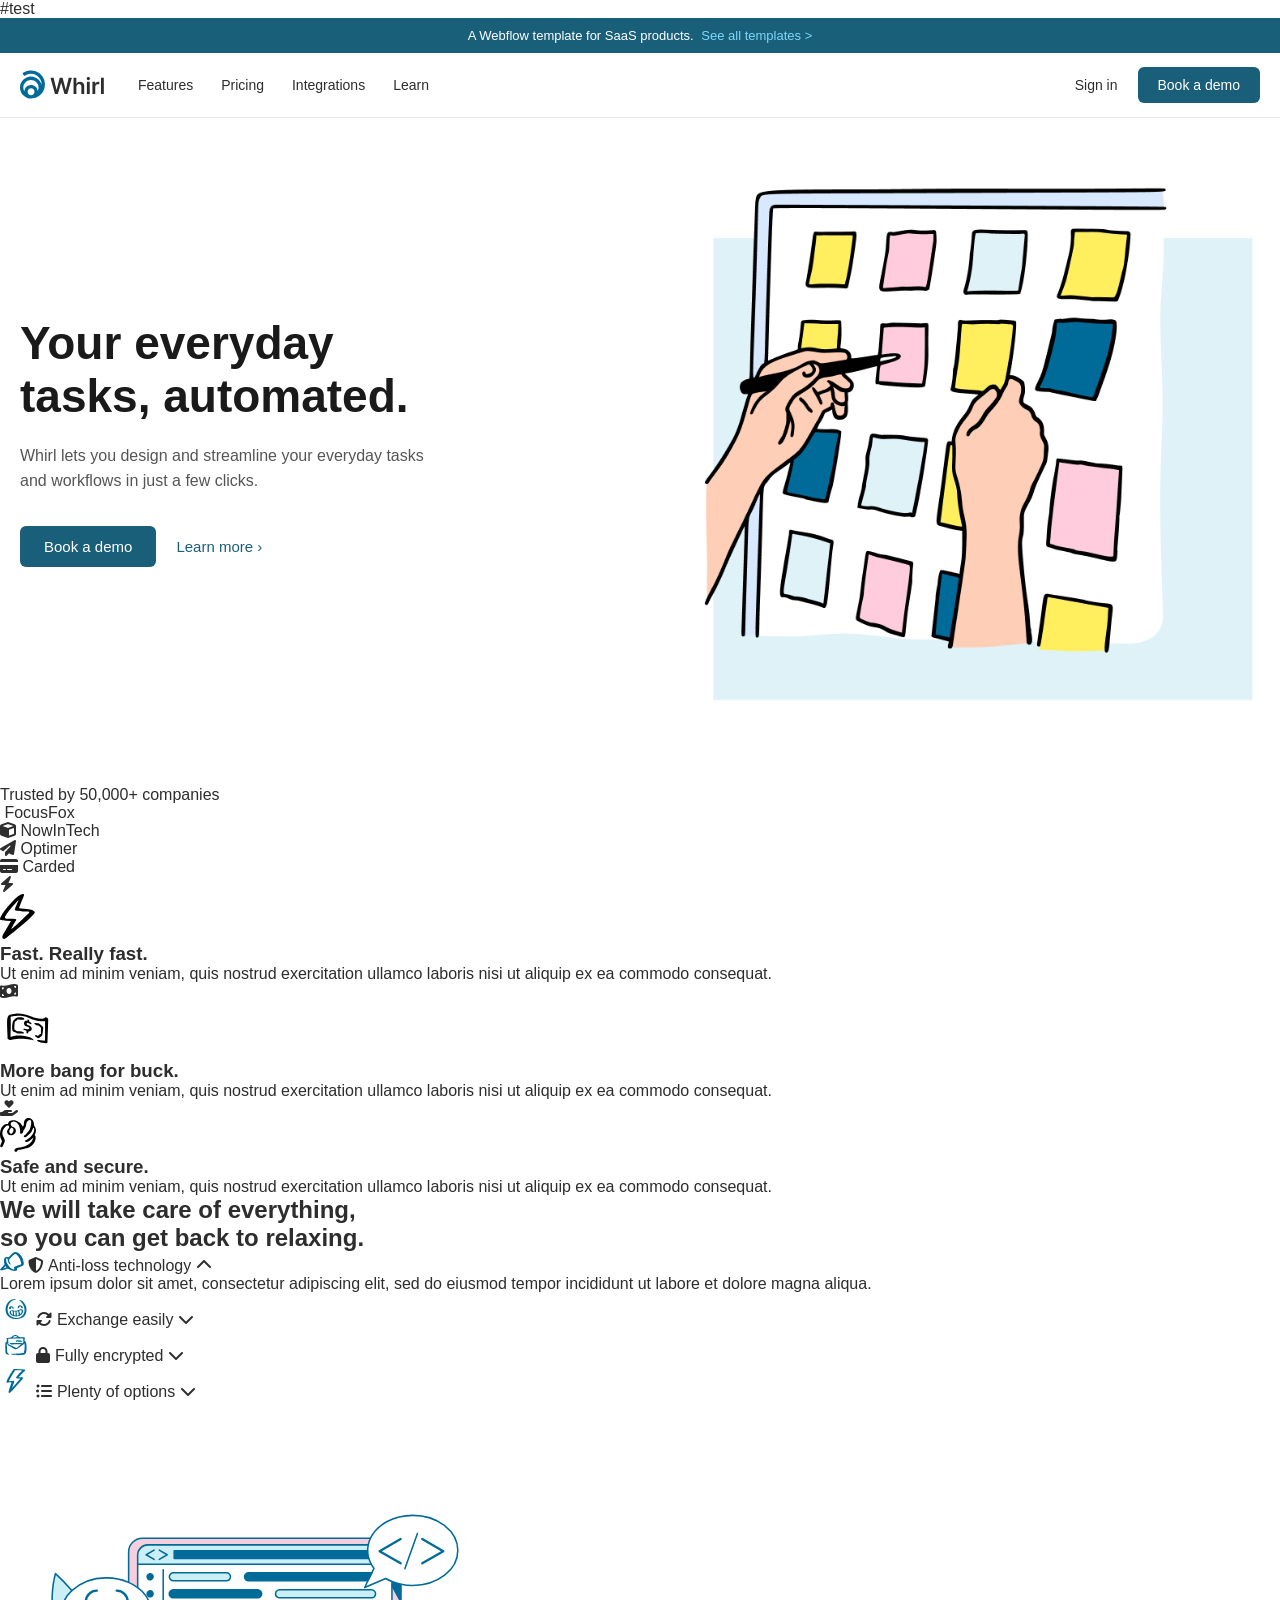
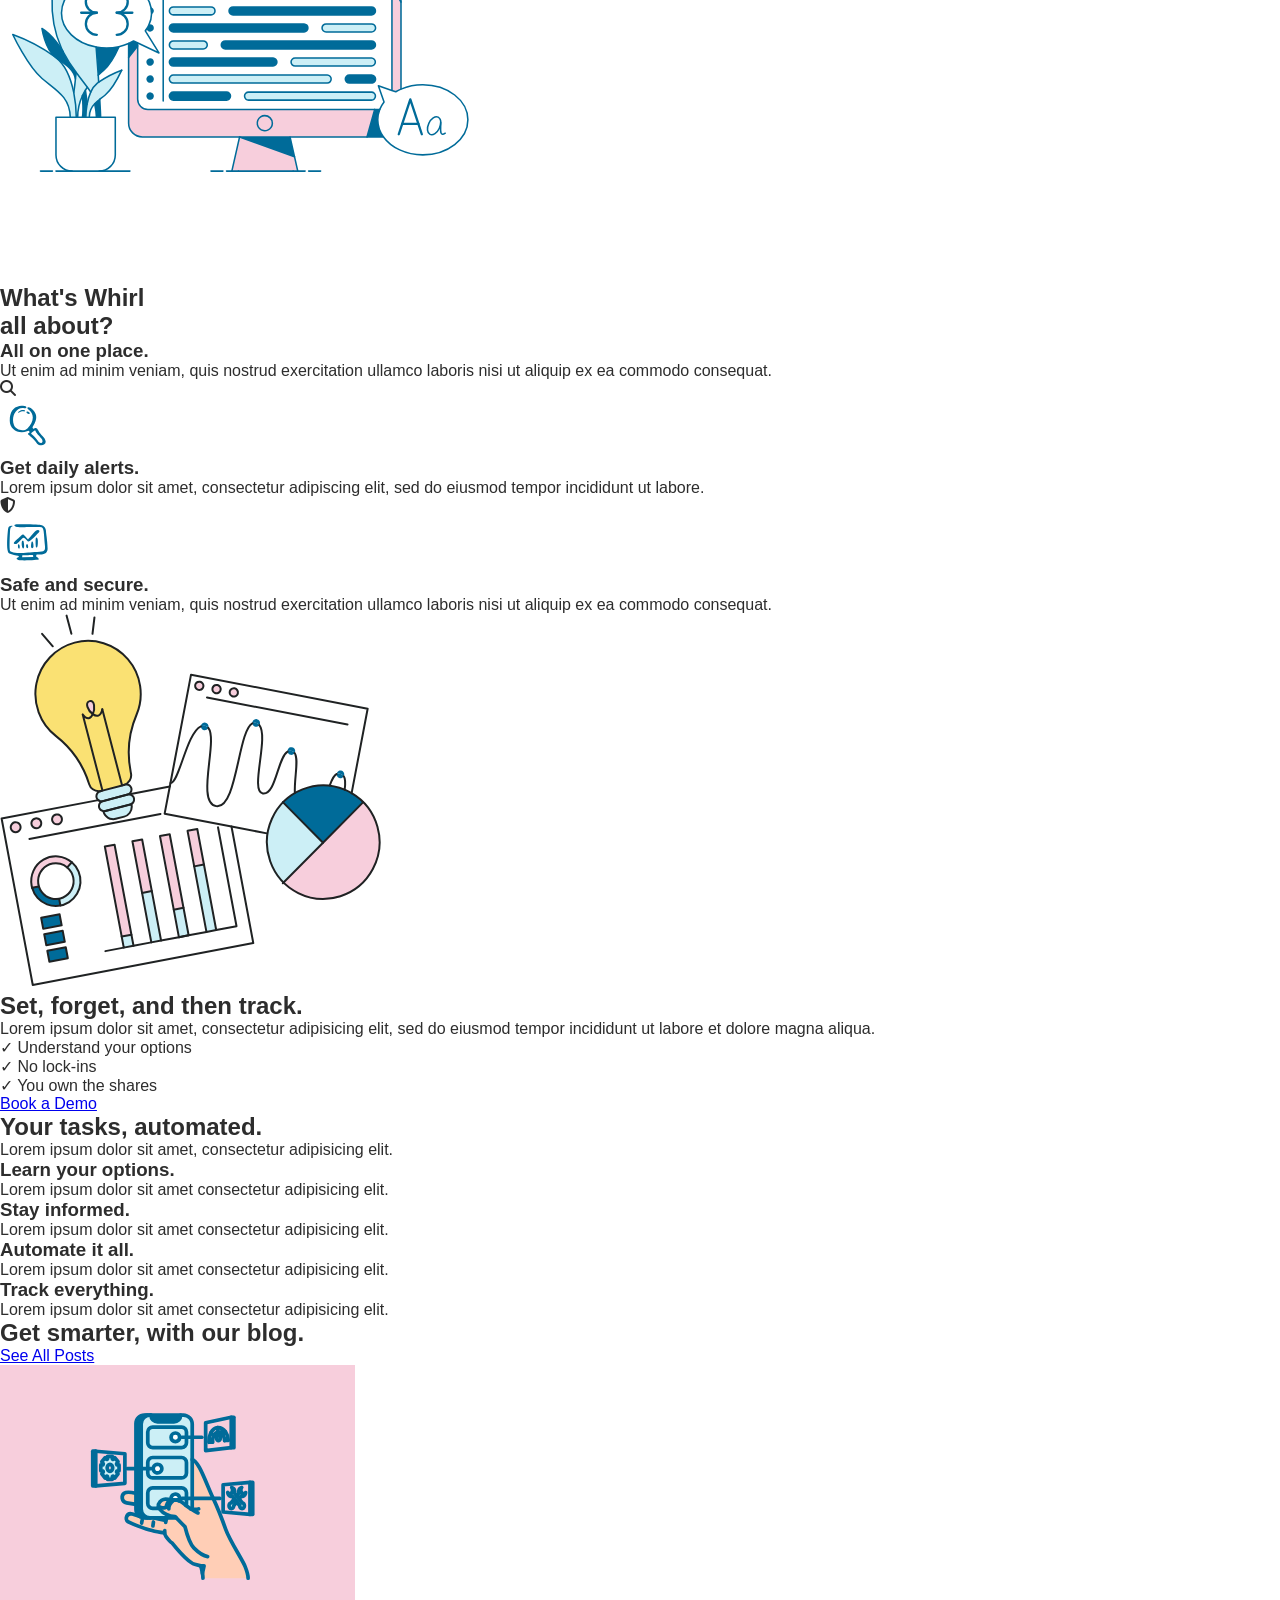
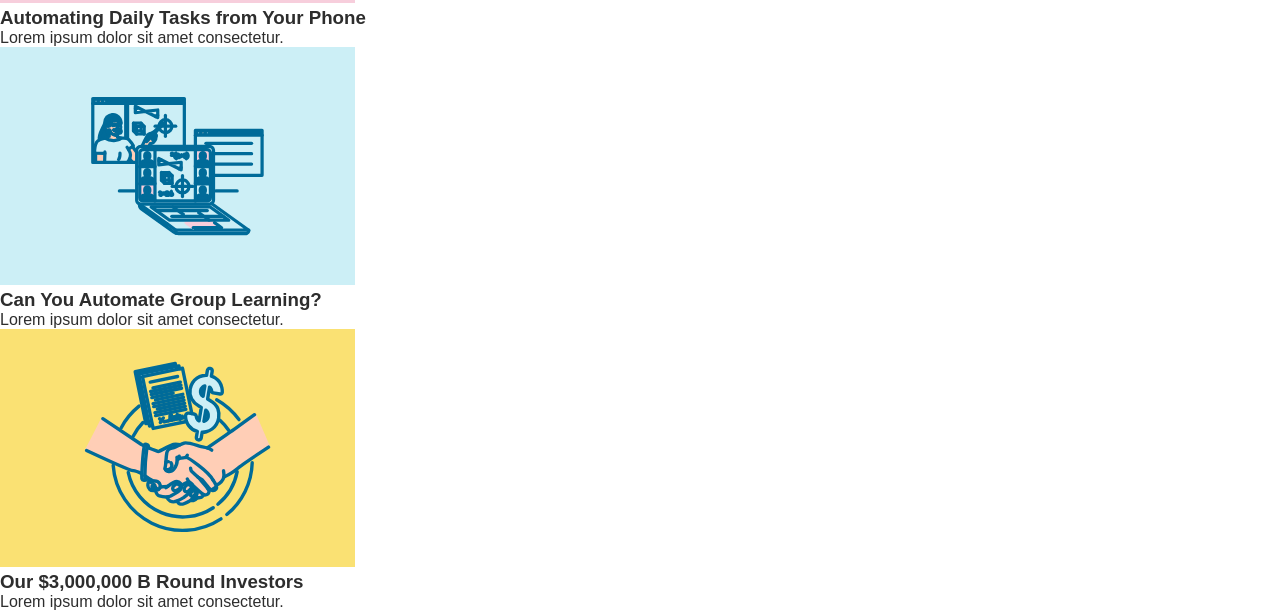
<file: index.html>
<!DOCTYPE html>
<html lang="uz">
<head>
  <meta charset="UTF-8">
  <meta name="viewport" content="width=device-width, initial-scale=1.0">
  <title>Whirl — Your everyday tasks, automated.</title>
  <link rel="preconnect" href="https://fonts.googleapis.com">
  <link rel="preconnect" href="https://fonts.gstatic.com" crossorigin>
  <link href="https://fonts.googleapis.com/css2?family=Inter:wght@400;500;600;800&family=Playfair+Display:wght@400;700&display=swap" rel="stylesheet">
  <link rel="stylesheet" href="https://cdnjs.cloudflare.com/ajax/libs/font-awesome/6.5.0/css/all.min.css">
  <link rel="stylesheet" href="css/main.css">
</head>
<body>
#test
  <!-- TOP BAR -->
  <div class="topbar">
    A Webflow template for SaaS products.
    <a href="#">See all templates &gt;</a>
  </div>

  <!-- NAVBAR -->
  <nav class="navbar">
    <div class="navbar-inner">
      <a class="navbar-logo" href="#">
        <img src="images/logo.svg" alt="Whirl">
      </a>
      <ul class="navbar-links">
        <li><a href="#">Features</a></li>
        <li><a href="#">Pricing</a></li>
        <li><a href="#">Integrations</a></li>
        <li><a href="#">Learn</a></li>
      </ul>
      <div class="navbar-right">
        <a class="btn-signin" href="#">Sign in</a>
        <a class="btn-demo" href="#">Book a demo</a>
      </div>
    </div>
  </nav>

  <!-- HERO -->
  <section class="hero">
    <div class="hero-inner">
      <div class="hero-text">
        <h1>Your everyday tasks, automated.</h1>
        <p>Whirl lets you design and streamline your everyday tasks and workflows in just a few clicks.</p>
        <div class="hero-buttons">
          <a class="btn-hero-demo" href="#">Book a demo</a>
          <a class="btn-learn" href="#">Learn more &rsaquo;</a>
        </div>
      </div>
      <div class="hero-image">
        <img src="images/hero.png" alt="Task board illustration">
      </div>
    </div>
  </section>

  <!-- BRANDS -->
  <section class="brands-section">
    <p class="brands-title">Trusted by 50,000+ companies</p>
    <div class="brands-container">
      <div class="brand-item"><i class="fa-solid fa-fox"></i> FocusFox</div>
      <div class="brand-item"><i class="fa-solid fa-cube"></i> NowInTech</div>
      <div class="brand-item"><i class="fa-solid fa-paper-plane"></i> Optimer</div>
      <div class="brand-item"><i class="fa-solid fa-credit-card"></i> Carded</div>
    </div>
  </section>

  <!-- CARDS -->
  <section class="cards-section">
    <div class="cards-grid">
      <div class="card card-yellow">
        <div class="card-icon"><i class="fa-solid fa-bolt"></i></div>
        <img src="images/chatmoq.svg" alt="">
        <h3>Fast. Really fast.</h3>
        <p>Ut enim ad minim veniam, quis nostrud exercitation ullamco laboris nisi ut aliquip ex ea commodo consequat.</p>
      </div>
      <div class="card card-blue">
        <div class="card-icon"><i class="fa-solid fa-money-bill-wave"></i></div>
        <img src="images/pul.svg" alt="">
        <h3>More bang for buck.</h3>
        <p>Ut enim ad minim veniam, quis nostrud exercitation ullamco laboris nisi ut aliquip ex ea commodo consequat.</p>
      </div>
      <div class="card card-pink">
        <div class="card-icon"><i class="fa-solid fa-hand-holding-heart"></i></div>
        <img src="images/qolcha.svg" alt="">
        <h3>Safe and secure.</h3>
        <p>Ut enim ad minim veniam, quis nostrud exercitation ullamco laboris nisi ut aliquip ex ea commodo consequat.</p>
      </div>
    </div>
  </section>

  <!-- FEATURES ACCORDION -->
  <section class="features-section">
    <div class="features-container">
      <div class="features-text">
        <h2>We will take care of everything, <br>so you can get back to relaxing.</h2>
        <div class="accordion">
          <div class="accordion-item active">
            <div class="accordion-header">
              <img src="images/mix.svg" alt="">
              <span><i class="fa-solid fa-shield-halved"></i> Anti-loss technology</span>
              <i class="fa-solid fa-chevron-up"></i>
            </div>
            <div class="accordion-content">
              <p>Lorem ipsum dolor sit amet, consectetur adipiscing elit, sed do eiusmod tempor incididunt ut labore et dolore magna aliqua.</p>
            </div>
          </div>
          <div class="accordion-item">
            <div class="accordion-header">
              <img src="images/stekr.svg" alt="">
              <span><i class="fa-solid fa-rotate"></i> Exchange easily</span>
              <i class="fa-solid fa-chevron-down"></i>
            </div>
          </div>
          <div class="accordion-item">
            <div class="accordion-header">
              <img src="images/poshta.svg" alt="">
              <span><i class="fa-solid fa-lock"></i> Fully encrypted</span>
              <i class="fa-solid fa-chevron-down"></i>
            </div>
          </div>
          <div class="accordion-item">
            <div class="accordion-header">
              <img src="images/IMAGE (23).svg" alt="">
              <span><i class="fa-solid fa-list-ul"></i> Plenty of options</span>
              <i class="fa-solid fa-chevron-down"></i>
            </div>
          </div>
        </div>
      </div>
      <div class="features-image">
        <img src="images/kompiyuter.svg" alt="">
      </div>
    </div>
  </section>

  <!-- DETAILS -->
  <section class="details-section">
    <div class="details-grid">
      <div class="details-title-box">
        <h2>What's Whirl <br>all about?</h2>
      </div>
      <div class="detail-item">
        <h3>All on one place.</h3>
        <p>Ut enim ad minim veniam, quis nostrud exercitation ullamco laboris nisi ut aliquip ex ea commodo consequat.</p>
      </div>
      <div class="detail-item">
        <div class="detail-icon"><i class="fa-solid fa-magnifying-glass"></i></div>
        <img src="images/lupa.svg" alt="">
        <h3>Get daily alerts.</h3>
        <p>Lorem ipsum dolor sit amet, consectetur adipiscing elit, sed do eiusmod tempor incididunt ut labore.</p>
      </div>
      <div class="detail-item">
        <div class="detail-icon"><i class="fa-solid fa-shield-halved"></i></div>
        <img src="images/reytng.svg" alt="">
        <h3>Safe and secure.</h3>
        <p>Ut enim ad minim veniam, quis nostrud exercitation ullamco laboris nisi ut aliquip ex ea commodo consequat.</p>
      </div>
    </div>
  </section>

  <!-- CTA SECTION -->
  <section class="cta-section">
    <div class="cta-img">
      <img src="images/asosiy.svg" alt="">
    </div>
    <div class="cta-text">
      <h1>Set, forget, and then track.</h1>
      <p>
        Lorem ipsum dolor sit amet, consectetur adipisicing elit,
        sed do eiusmod tempor incididunt ut labore et dolore magna aliqua.
      </p>
      <ul>
        <li>&#10003; Understand your options</li>
        <li>&#10003; No lock-ins</li>
        <li>&#10003; You own the shares</li>
      </ul>
      <a href="#" class="btn-outline">Book a Demo</a>
    </div>
  </section>

  <!-- AUTOMATION FEATURES -->
  <section class="features-auto">
    <h2>Your tasks, automated.</h2>
    <p class="subtitle">
      Lorem ipsum dolor sit amet, consectetur adipisicing elit.
    </p>
    <div class="feature-boxes">
      <div class="box">
        <h3>Learn your options.</h3>
        <p>Lorem ipsum dolor sit amet consectetur adipisicing elit.</p>
      </div>
      <div class="box">
        <h3>Stay informed.</h3>
        <p>Lorem ipsum dolor sit amet consectetur adipisicing elit.</p>
      </div>
      <div class="box">
        <h3>Automate it all.</h3>
        <p>Lorem ipsum dolor sit amet consectetur adipisicing elit.</p>
      </div>
      <div class="box">
        <h3>Track everything.</h3>
        <p>Lorem ipsum dolor sit amet consectetur adipisicing elit.</p>
      </div>
    </div>
  </section>

  <!-- BLOG -->
  <section class="blog">
    <div class="blog-header">
      <h2>Get smarter, with our blog.</h2>
      <a href="#">See All Posts</a>
    </div>
    <div class="blog-cards">
      <div class="card">
        <img src="images/1.svg" alt="">
        <h3>Automating Daily Tasks from Your Phone</h3>
        <p>Lorem ipsum dolor sit amet consectetur.</p>
      </div>
      <div class="card">
        <img src="images/2.svg" alt="">
        <h3>Can You Automate Group Learning?</h3>
        <p>Lorem ipsum dolor sit amet consectetur.</p>
      </div>
      <div class="card">
        <img src="images/3.svg" alt="">
        <h3>Our $3,000,000 B Round Investors</h3>
        <p>Lorem ipsum dolor sit amet consectetur.</p>
      </div>
    </div>
  </section>

</body>
</html>
</file>
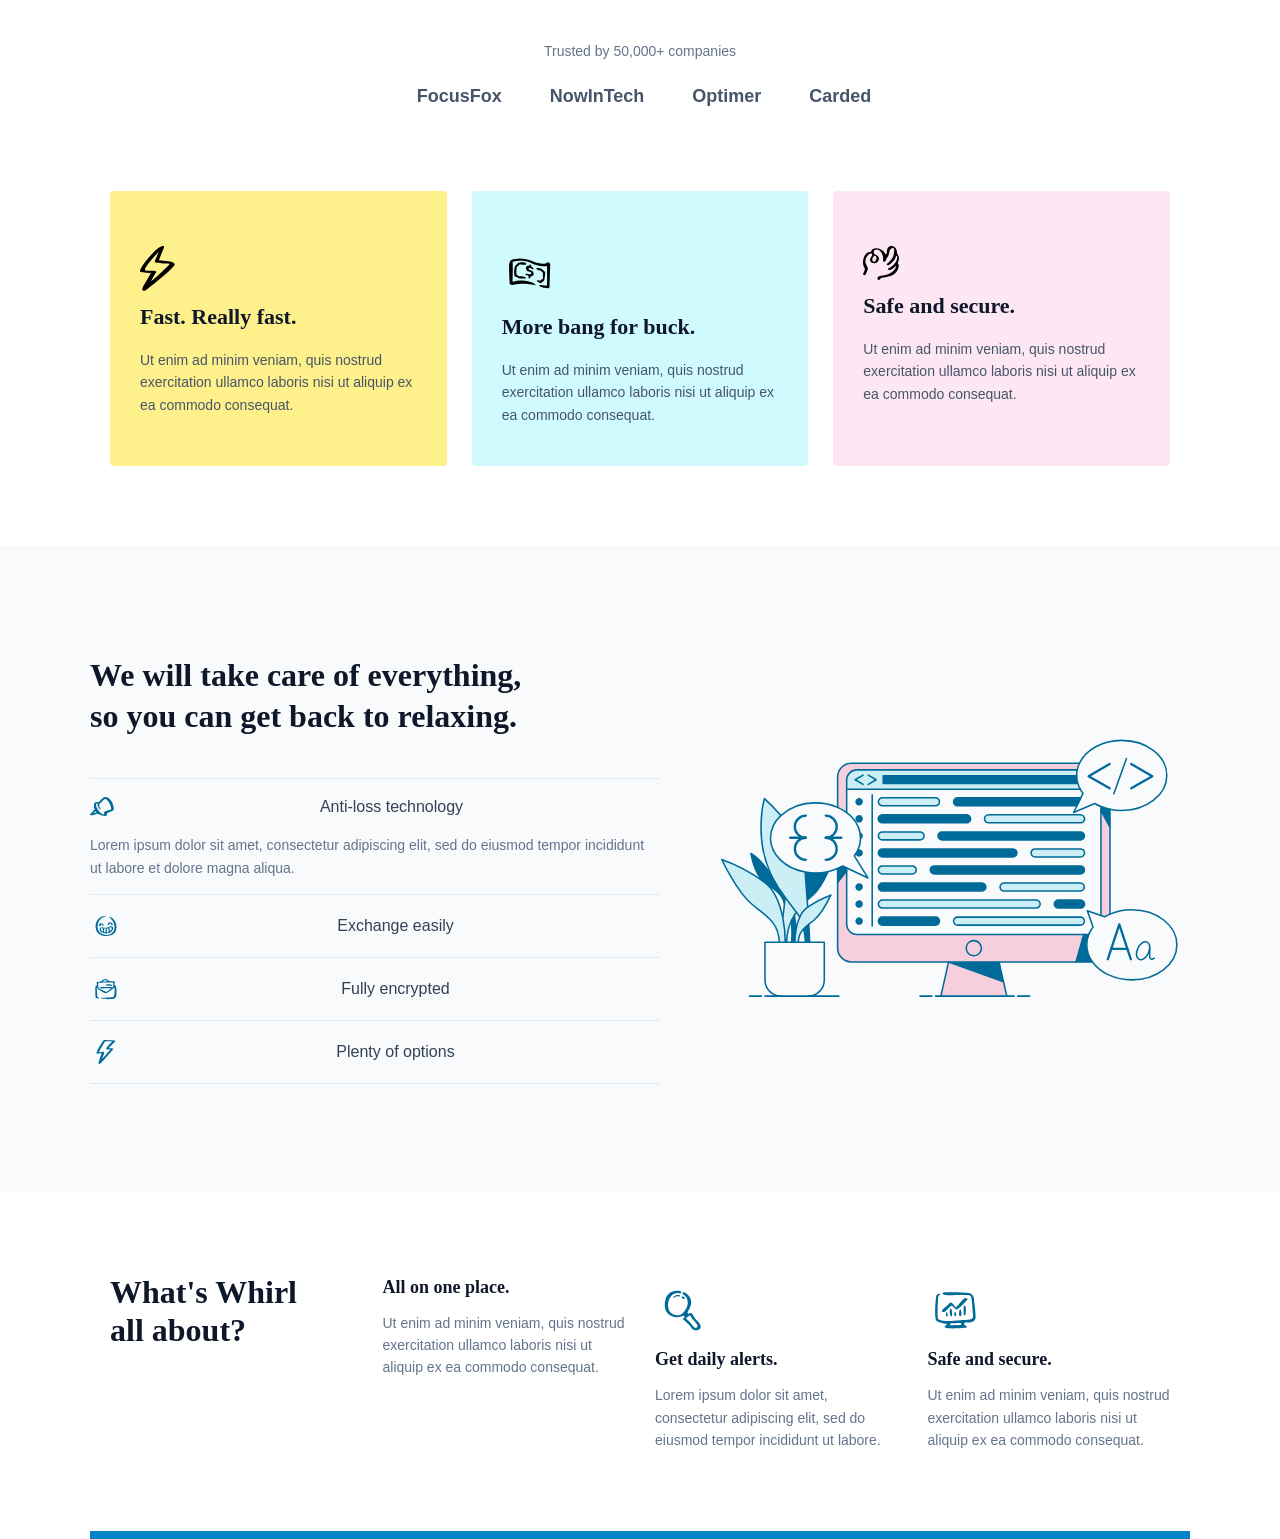
<file: otkir.html>
<!DOCTYPE html>
<html lang="uz">
<head>
    <meta charset="UTF-8">
    <meta name="viewport" content="width=device-width, initial-scale=1.0">
    <title>Whirl Landing Page</title>
    <link rel="stylesheet" href="./css/otkir.css">
</head>
<body>

    <section class="brands-section">
        <p class="brands-title">Trusted by 50,000+ companies</p>
        <div class="brands-container">
            <div class="brand-item"><i class="fa-solid fa-fox"></i> FocusFox</div>
            <div class="brand-item"><i class="fa-solid fa-cube"></i> NowInTech</div>
            <div class="brand-item"><i class="fa-solid fa-paper-plane"></i> Optimer</div>
            <div class="brand-item"><i class="fa-solid fa-credit-card"></i> Carded</div>
        </div>
    </section>

    <section class="cards-section">
        <div class="cards-grid">
            <div class="card card-yellow">
                <div class="card-icon"><i class="fa-solid fa-bolt"></i></div> <img src="./images/chatmoq.svg" alt="">
                <h3>Fast. Really fast.</h3>
                <p>Ut enim ad minim veniam, quis nostrud exercitation ullamco laboris nisi ut aliquip ex ea commodo consequat.</p>
            </div>
            <div class="card card-blue">
                <div class="card-icon"><i class="fa-solid fa-money-bill-wave"></i></div> <img src="./images/pul.svg" alt="">
                <h3>More bang for buck.</h3>
                <p>Ut enim ad minim veniam, quis nostrud exercitation ullamco laboris nisi ut aliquip ex ea commodo consequat.</p>
            </div>
            <div class="card card-pink">
                <div class="card-icon"><i class="fa-solid fa-hand-holding-heart"></i></div> <img src="./images/qolcha.svg" alt="">
                <h3>Safe and secure.</h3>
                <p>Ut enim ad minim veniam, quis nostrud exercitation ullamco laboris nisi ut aliquip ex ea commodo consequat.</p>
            </div>
        </div>
    </section>

    <section class="features-section">
        <div class="features-container">
            <div class="features-text">
                <h2>We will take care of everything, <br>so you can get back to relaxing.</h2>
                
                <div class="accordion">
                    <div class="accordion-item active">
                        <div class="accordion-header"> <img src="./images/mix.svg" alt="">
                            <span><i class="fa-solid fa-shield-halved"></i> Anti-loss technology</span>
                            <i class="fa-solid fa-chevron-up"></i>
                        </div>
                        <div class="accordion-content">
                            <p>Lorem ipsum dolor sit amet, consectetur adipiscing elit, sed do eiusmod tempor incididunt ut labore et dolore magna aliqua.</p>
                        </div>
                    </div>
                    <div class="accordion-item">
                        <div class="accordion-header"> <img src="./images/stekr.svg" alt="">
                            <span><i class="fa-solid fa-rotate"></i> Exchange easily</span>
                            <i class="fa-solid fa-chevron-down"></i>
                        </div>
                    </div>
                    <div class="accordion-item">
                        <div class="accordion-header"> <img src="./images/poshta.svg" alt="">
                            <span><i class="fa-solid fa-lock"></i> Fully encrypted</span>
                            <i class="fa-solid fa-chevron-down"></i>
                        </div>
                    </div>
                    <div class="accordion-item">
                        <div class="accordion-header"> <img src="./images/IMAGE (23).svg" alt="">
                            <span><i class="fa-solid fa-list-ul"></i> Plenty of options</span>
                            <i class="fa-solid fa-chevron-down"></i>  
                        </div>
                    </div>
                </div>
            </div>
            
            <div class="features-image" > <img src="images/kompiyuter.svg" alt="">
            </div>
        </div>
    </section>

    <section class="details-section">
        <div class="details-grid">
            <div class="details-title-box">
                <h2>What's Whirl <br>all about?</h2>
            </div>
            <div class="detail-item">
                <h3>All on one place.</h3>
                <p>Ut enim ad minim veniam, quis nostrud exercitation ullamco laboris nisi ut aliquip ex ea commodo consequat.</p>
            </div>
            <div class="detail-item">
                <div class="detail-icon"><i class="fa-solid fa-magnifying-glass"></i></div> <img src="./images/lupa.svg" alt="">
                <h3>Get daily alerts.</h3>
                <p>Lorem ipsum dolor sit amet, consectetur adipiscing elit, sed do eiusmod tempor incididunt ut labore.</p>
            </div>
            <div class="detail-item">
                <div class="detail-icon"><i class="fa-solid fa-shield-nodes"></i></div> <img src="./images/reytng.svg" alt="">
                <h3>Safe and secure.</h3>
                <p>Ut enim ad minim veniam, quis nostrud exercitation ullamco laboris nisi ut aliquip ex ea commodo consequat.</p>
            </div>
        </div>
    </section>

</body>
</html>
</file>
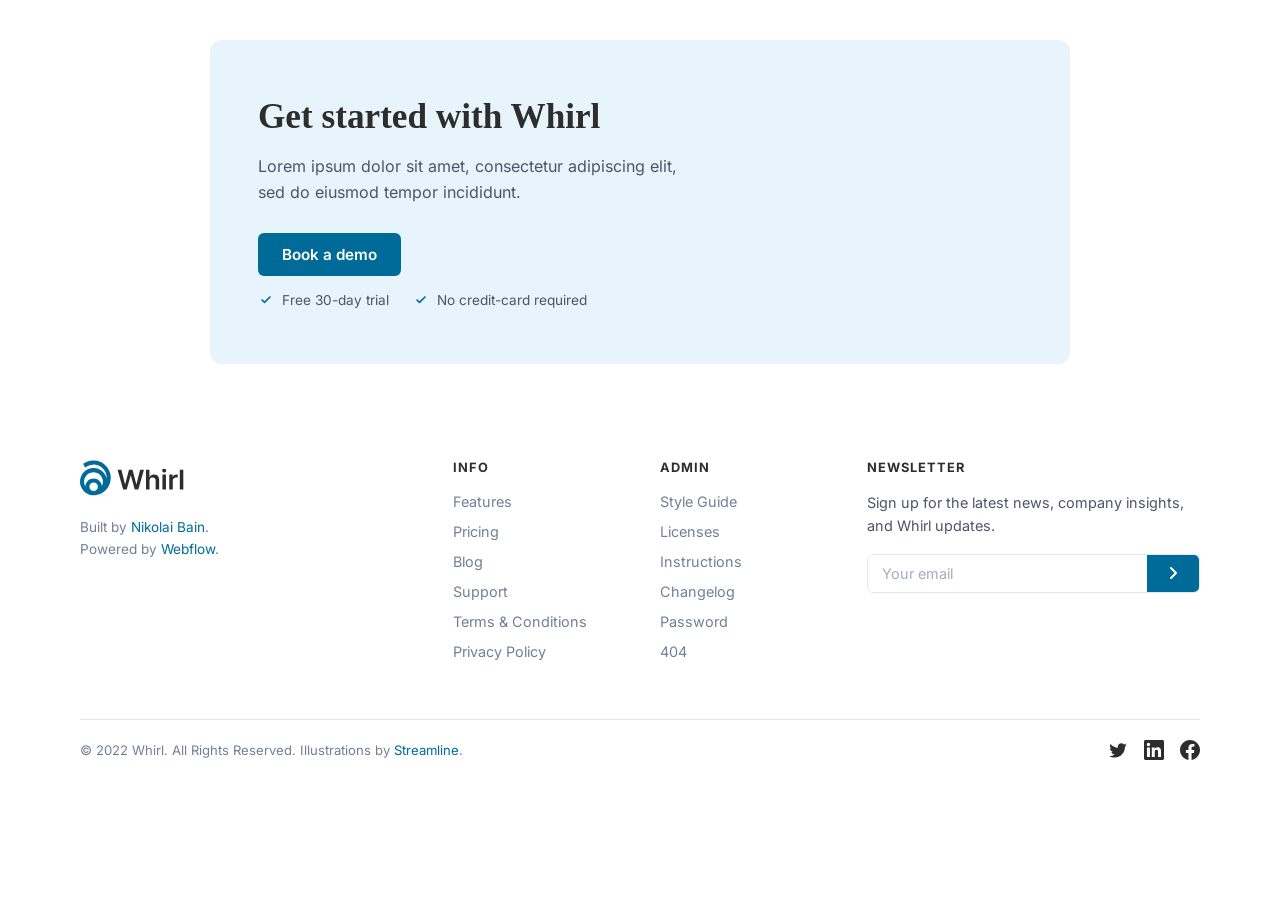
<file: umid.html>
<!DOCTYPE html>
<html lang="en">
<head>
  <meta charset="UTF-8">
  <meta name="viewport" content="width=device-width, initial-scale=1.0">
  <title>Whirl - Footer</title>
  <link rel="stylesheet" href="./css/umid.css">
</head>
<body>
  <section class="cta-banner">
    <h2>Get started with Whirl</h2>
    <p>Lorem ipsum dolor sit amet, consectetur adipiscing elit, sed do eiusmod tempor incididunt.</p>
    <button class="btn-demo" type="button">Book a demo</button>
    <div class="cta-checks">
      <span><img src="./images/check-icon.svg" alt=""> Free 30-day trial</span>
      <span><img src="./images/check-icon.svg" alt=""> No credit-card required</span>
    </div>
  </section>

  <footer>
    <div class="footer-top">
      <div class="footer-brand">
        <a class="logo" href="#">
          <img src="./images/whirl-logo.svg" alt="Whirl">
        </a>
        <p>
          Built by <a href="#">Nikolai Bain</a>.<br>
          Powered by <a href="#">Webflow</a>.
        </p>
      </div>
      <div class="footer-col">
        <h4>Info</h4>
        <ul>
          <li><a href="#">Features</a></li>
          <li><a href="#">Pricing</a></li>
          <li><a href="#">Blog</a></li>
          <li><a href="#">Support</a></li>
          <li><a href="#">Terms &amp; Conditions</a></li>
          <li><a href="#">Privacy Policy</a></li>
        </ul>
      </div>
      <div class="footer-col">
        <h4>Admin</h4>
        <ul>
          <li><a href="#">Style Guide</a></li>
          <li><a href="#">Licenses</a></li>
          <li><a href="#">Instructions</a></li>
          <li><a href="#">Changelog</a></li>
          <li><a href="#">Password</a></li>
          <li><a href="#">404</a></li>
        </ul>
      </div>
      <div class="footer-newsletter">
        <h4>Newsletter</h4>
        <p>Sign up for the latest news, company insights, and Whirl updates.</p>
        <div class="email-input-wrap">
          <input type="email" placeholder="Your email">
          <button type="button" aria-label="Subscribe">
            <img src="./images/arrow-right.svg" alt="">
          </button>
        </div>
      </div>
    </div>
    <div class="footer-bottom">
      <p>&copy; 2022 Whirl. All Rights Reserved. Illustrations by <a href="#">Streamline</a>.</p>
      <div class="social-links">
        <a href="#" aria-label="Twitter">
          <img src="./images/twitter.svg" alt="">
        </a>
        <a href="#" aria-label="LinkedIn">
          <img src="./images/linkedin.svg" alt="">
        </a>
        <a href="#" aria-label="Facebook">
          <img src="./images/facebook.svg" alt="">
        </a>
      </div>
    </div>
  </footer>
</body>
</html>
</file>
<file: css/main.css>
* {
  margin: 0;
  padding: 0;
  box-sizing: border-box;
}

body {
  font-family: -apple-system, BlinkMacSystemFont, 'Segoe UI', Roboto, sans-serif;
  background: #fff;
  color: #2d2d2d;
}

/* TOPBAR */
.topbar {
  background: #1a5f7a;
  text-align: center;
  padding: 10px 20px;
  font-size: 13px;
  color: #fff;
}

.topbar a {
  color: #7dd8f8;
  text-decoration: none;
  margin-left: 4px;
}

/* NAVBAR */
.navbar {
  border-bottom: 1px solid #e8e8e8;
  padding: 0 20px;
}

.navbar-inner {
  max-width: 1440px;
  margin: 0 auto;
  height: 64px;
  display: flex;
  align-items: center;
  gap: 32px;
}

.navbar-logo {
  display: flex;
  align-items: center;
  text-decoration: none;
  flex-shrink: 0;
}

.navbar-logo img {
  height: 30px;
}

.navbar-links {
  display: flex;
  align-items: center;
  gap: 28px;
  list-style: none;
}

.navbar-links a {
  font-size: 14px;
  color: #2d2d2d;
  text-decoration: none;
}

.navbar-links a:hover {
  color: #006B99;
}

.navbar-right {
  margin-left: auto;
  display: flex;
  align-items: center;
  gap: 20px;
}

.btn-signin {
  font-size: 14px;
  color: #2d2d2d;
  text-decoration: none;
}

.btn-demo {
  background: #1a5f7a;
  color: #fff;
  font-size: 14px;
  padding: 10px 20px;
  border-radius: 6px;
  text-decoration: none;
  white-space: nowrap;
}

.btn-demo:hover {
  background: #155068;
}

/* HERO */
.hero {
  padding: 60px 20px 80px;
}

.hero-inner {
  max-width: 1440px;
  margin: 0 auto;
  display: flex;
  align-items: center;
  justify-content: space-between;
  gap: 60px;
}

.hero-text {
  max-width: 420px;
  flex-shrink: 0;
}

.hero-text h1 {
  font-size: 46px;
  font-weight: 800;
  line-height: 1.15;
  color: #1a1a1a;
  margin-bottom: 20px;
}

.hero-text p {
  font-size: 16px;
  color: #555;
  line-height: 1.6;
  margin-bottom: 32px;
}

.hero-buttons {
  display: flex;
  align-items: center;
  gap: 20px;
}

.btn-hero-demo {
  background: #1a5f7a;
  color: #fff;
  font-size: 15px;
  padding: 12px 24px;
  border-radius: 6px;
  text-decoration: none;
}

.btn-hero-demo:hover {
  background: #155068;
}

.btn-learn {
  font-size: 15px;
  color: #1a5f7a;
  text-decoration: none;
  display: flex;
  align-items: center;
  gap: 6px;
}

.btn-learn:hover {
  text-decoration: underline;
}

.hero-image {
  flex: 1;
  max-width: 560px;
  background: #dff0f7;
  border-radius: 12px;
  overflow: hidden;
  display: flex;
  align-items: center;
  justify-content: center;
}

.hero-image img {
  width: 100%;
  height: auto;
  display: block;
}
</file>
<file: css/otkir.css>
* {
    margin: 0;
    padding: 0;
    box-sizing: border-box;
}

body {
    font-family: 'Inter', sans-serif;
    color: #333333;
    background-color: #ffffff;
    line-height: 1.6;
}


h2, h3 {
    font-family: 'Playfair Display', serif;
    color: #0f172a;
}

.brands-section {
    text-align: center;
    padding: 40px 20px;
}

.brands-title {
    font-size: 14px;
    color: #64748b;
    margin-bottom: 20px;
    font-weight: 500;
}

.brands-container {
    display: flex;
    justify-content: center;
    gap: 40px;
    flex-wrap: wrap;
    align-items: center;
}

.brand-item {
    font-size: 18px;
    font-weight: 600;
    color: #475569;
    display: flex;
    align-items: center;
    gap: 8px;
}


.cards-section {
    padding: 40px 20px 80px;
    max-width: 1100px;
    margin: 0 auto;
}

.cards-grid {
    display: grid;
    grid-template-columns: repeat(auto-fit, minmax(300px, 1fr));
    gap: 25px;
}

.card {
    padding: 40px 30px;
    border-radius: 4px; 
}

.card-icon {
    font-size: 24px;
    margin-bottom: 15px;
}

.card h3 {
    font-size: 22px;
    margin-bottom: 15px;
}

.card p {
    font-size: 14px;
    color: #475569;
}

.card-yellow { background-color: #fef08a; }
.card-blue { background-color: #cffafe; }
.card-pink { background-color: #fce7f3; }


.features-section {
    background-color: #f8fafc;
    padding: 80px 20px;
}

.features-container {
    max-width: 1100px;
    margin: 0 auto;
    display: grid;
    grid-template-columns: 1.2fr 0.8fr;
    gap: 50px;
    align-items: center;
}

.features-text h2 {
    font-size: 32px;
    margin-bottom: 40px;
    line-height: 1.3;
}


.accordion {
    border-top: 1px solid #e2e8f0;
}

.accordion-item {
    border-bottom: 1px solid #e2e8f0;
}

.accordion-header {
    display: flex;
    justify-content: space-between;
    align-items: center;
    padding: 15px 0;
    font-weight: 500;
    color: #334155;
    cursor: pointer;
}

.accordion-header i {
    color: #94a3b8;
}

.accordion-header span i {
    margin-right: 10px;
    color: #3b82f6;
}

.accordion-content {
    padding-bottom: 15px;
    font-size: 14px;
    color: #64748b;
    display: none; 
}

.accordion-item.active .accordion-content {
    display: block; 
}

.mock-illustration {
    position: relative;
    width: 300px;
    height: 220px;
}

.mock-monitor {
    width: 240px;
    height: 160px;
    border: 3px solid #f43f5e;
    border-radius: 12px;
    background: #fff;
    position: absolute;
    bottom: 20px;
    left: 20px;
    padding: 20px;
}

.mock-monitor::after {
    content: '';
    position: absolute;
    bottom: -20px;
    left: 50%;
    transform: translateX(-50%);
    width: 40px;
    height: 20px;
    background: #f43f5e;
}

.code-lines {
    width: 80%;
    height: 6px;
    background: #38bdf8;
    margin-bottom: 8px;
    border-radius: 3px;
}

.code-lines.short { width: 50%; }

.code-tag {
    position: absolute;
    top: -15px;
    right: -15px;
    background: #fff;
    border: 2px solid #38bdf8;
    padding: 5px 10px;
    border-radius: 8px;
    font-weight: bold;
}

.bubble-chat {
    position: absolute;
    top: 20px;
    left: -25px;
    background: #fff;
    border: 2px solid #38bdf8;
    width: 40px;
    height: 40px;
    border-radius: 50%;
    display: flex;
    align-items: center;
    justify-content: center;
}

.letter-tag {
    position: absolute;
    bottom: 10px;
    right: -20px;
    background: #fff;
    border: 2px solid #38bdf8;
    padding: 5px;
    border-radius: 50%;
}


.details-section {
    padding: 80px 20px;
    max-width: 1100px;
    margin: 0 auto;
    border-bottom: 8px solid #0284c7; 
}

.details-grid {
    display: grid;
    grid-template-columns: repeat(auto-fit, minmax(220px, 1fr));
    gap: 30px;
}

.details-title-box h2 {
    font-size: 32px;
    line-height: 1.2;
}

.detail-item h3 {
    font-size: 18px;
    margin-bottom: 10px;
}

.detail-item p {
    font-size: 14px;
    color: #64748b;
}

.detail-icon {
    font-size: 20px;
    color: #3b82f6;
    margin-bottom: 10px;
}


@media (max-width: 768px) {
    .features-container {
        grid-template-columns: 1fr;
        text-align: center;
    }
    .accordion-header {
        text-align: left;
    }
    .features-image {
        margin-top: 40px;
    }
}
</file>
<file: css/umid.css>
/* inter-100 - latin */
@font-face {
  font-display: swap;
  font-family: 'Inter';
  font-style: normal;
  font-weight: 100;
  src: url('../fonts/inter-v20-latin-100.woff2') format('woff2');
}

/* inter-200 - latin */
@font-face {
  font-display: swap;
  font-family: 'Inter';
  font-style: normal;
  font-weight: 200;
  src: url('../fonts/inter-v20-latin-200.woff2') format('woff2');
}

/* inter-300 - latin */
@font-face {
  font-display: swap;
  font-family: 'Inter';
  font-style: normal;
  font-weight: 300;
  src: url('../fonts/inter-v20-latin-300.woff2') format('woff2');
}

/* inter-regular - latin */
@font-face {
  font-display: swap;
  font-family: 'Inter';
  font-style: normal;
  font-weight: 400;
  src: url('../fonts/inter-v20-latin-regular.woff2') format('woff2');
}

/* inter-500 - latin */
@font-face {
  font-display: swap;
  font-family: 'Inter';
  font-style: normal;
  font-weight: 500;
  src: url('../fonts/inter-v20-latin-500.woff2') format('woff2');
}

/* inter-600 - latin */
@font-face {
  font-display: swap;
  font-family: 'Inter';
  font-style: normal;
  font-weight: 600;
  src: url('../fonts/inter-v20-latin-600.woff2') format('woff2');
}

/* inter-700 - latin */
@font-face {
  font-display: swap;
  font-family: 'Inter';
  font-style: normal;
  font-weight: 700;
  src: url('../fonts/inter-v20-latin-700.woff2') format('woff2');
}

/* inter-800 - latin */
@font-face {
  font-display: swap;
  font-family: 'Inter';
  font-style: normal;
  font-weight: 800;
  src: url('../fonts/inter-v20-latin-800.woff2') format('woff2');
}

/* inter-900 - latin */
@font-face {
  font-display: swap;
  font-family: 'Inter';
  font-style: normal;
  font-weight: 900;
  src: url('../fonts/inter-v20-latin-900.woff2') format('woff2');
}

* {
  margin: 0;
  padding: 0;
  box-sizing: border-box;
}

body {
  font-family: 'Inter', sans-serif;
  background: #fff;
  color: #2d2d2d;
}

.cta-banner {
  background: #e8f4fb;
  margin: 40px auto;
  max-width: 860px;
  border-radius: 12px;
  padding: 56px 48px;
}

.cta-banner h2 {
  font-size: 2.2rem;
  font-weight: 700;
  font-family: Georgia, 'Times New Roman', serif;
  color: #2d2d2d;
  margin-bottom: 16px;
  line-height: 1.2;
}

.cta-banner p {
  font-size: 1rem;
  color: #4a5568;
  line-height: 1.6;
  max-width: 440px;
  margin-bottom: 28px;
}

.btn-demo {
  display: inline-block;
  background: #006b99;
  color: #fff;
  padding: 12px 24px;
  border-radius: 6px;
  font-size: 0.95rem;
  font-weight: 600;
  font-family: inherit;
  cursor: pointer;
  border: none;
  margin-bottom: 16px;
}

.btn-demo:hover {
  background: #005580;
}

.cta-checks {
  display: flex;
  gap: 24px;
  font-size: 0.85rem;
  color: #4a5568;
}

.cta-checks span {
  display: flex;
  align-items: center;
  gap: 8px;
}

.cta-checks img {
  width: 16px;
  height: 16px;
}

footer {
  background: #fff;
  padding: 56px 80px 0;
}

.footer-top {
  display: grid;
  grid-template-columns: 2fr 1fr 1fr 2fr;
  gap: 40px;
  padding-bottom: 48px;
}

.footer-brand .logo {
  display: inline-block;
  margin-bottom: 16px;
}

.footer-brand .logo img {
  height: 37px;
  width: auto;
  display: block;
}

.footer-brand p {
  font-size: 0.85rem;
  color: #718096;
  line-height: 1.6;
}

.footer-brand a {
  color: #006b99;
  text-decoration: none;
}

.footer-brand a:hover {
  text-decoration: underline;
}

.footer-col h4,
.footer-newsletter h4 {
  font-size: 0.8rem;
  font-weight: 700;
  text-transform: uppercase;
  letter-spacing: 0.08em;
  color: #2d2d2d;
  margin-bottom: 16px;
}

.footer-col ul {
  list-style: none;
}

.footer-col ul li {
  margin-bottom: 10px;
}

.footer-col ul li a {
  font-size: 0.9rem;
  color: #718096;
  text-decoration: none;
}

.footer-col ul li a:hover {
  color: #006b99;
}

.footer-newsletter p {
  font-size: 0.9rem;
  color: #4a5568;
  line-height: 1.6;
  margin-bottom: 16px;
}

.email-input-wrap {
  display: flex;
  border: 1px solid #e2e8f0;
  border-radius: 6px;
  overflow: hidden;
}

.email-input-wrap input {
  flex: 1;
  padding: 10px 14px;
  border: none;
  outline: none;
  font-size: 0.9rem;
  font-family: inherit;
  color: #2d2d2d;
  background: #fff;
}

.email-input-wrap input::placeholder {
  color: #a0aec0;
}

.email-input-wrap button {
  background: #006b99;
  border: none;
  padding: 0 16px;
  cursor: pointer;
  display: flex;
  align-items: center;
  justify-content: center;
}

.email-input-wrap button:hover {
  background: #005580;
}

.email-input-wrap button img {
  width: 20px;
  height: 20px;
  display: block;
}

.footer-bottom {
  border-top: 1px solid #e2e8f0;
  padding: 20px 0;
  display: flex;
  justify-content: space-between;
  align-items: center;
}

.footer-bottom p {
  font-size: 0.82rem;
  color: #718096;
}

.footer-bottom a {
  color: #006b99;
  text-decoration: none;
}

.footer-bottom a:hover {
  text-decoration: underline;
}

.social-links {
  display: flex;
  gap: 16px;
}

.social-links a {
  display: flex;
  align-items: center;
  text-decoration: none;
  transition: opacity 0.2s;
}

.social-links a:hover {
  opacity: 0.7;
}

.social-links img {
  width: 20px;
  height: 20px;
  display: block;
}

@media (max-width: 900px) {
  footer {
    padding: 40px 24px 0;
  }

  .footer-top {
    grid-template-columns: 1fr 1fr;
  }

  .footer-brand,
  .footer-newsletter {
    grid-column: 1 / -1;
  }
}

@media (max-width: 600px) {
  .cta-banner {
    padding: 40px 24px;
    margin: 24px 16px;
  }

  .cta-checks {
    flex-direction: column;
    gap: 12px;
  }

  .footer-top {
    grid-template-columns: 1fr;
  }

  .footer-bottom {
    flex-direction: column;
    gap: 16px;
    text-align: center;
  }
}
</file>
